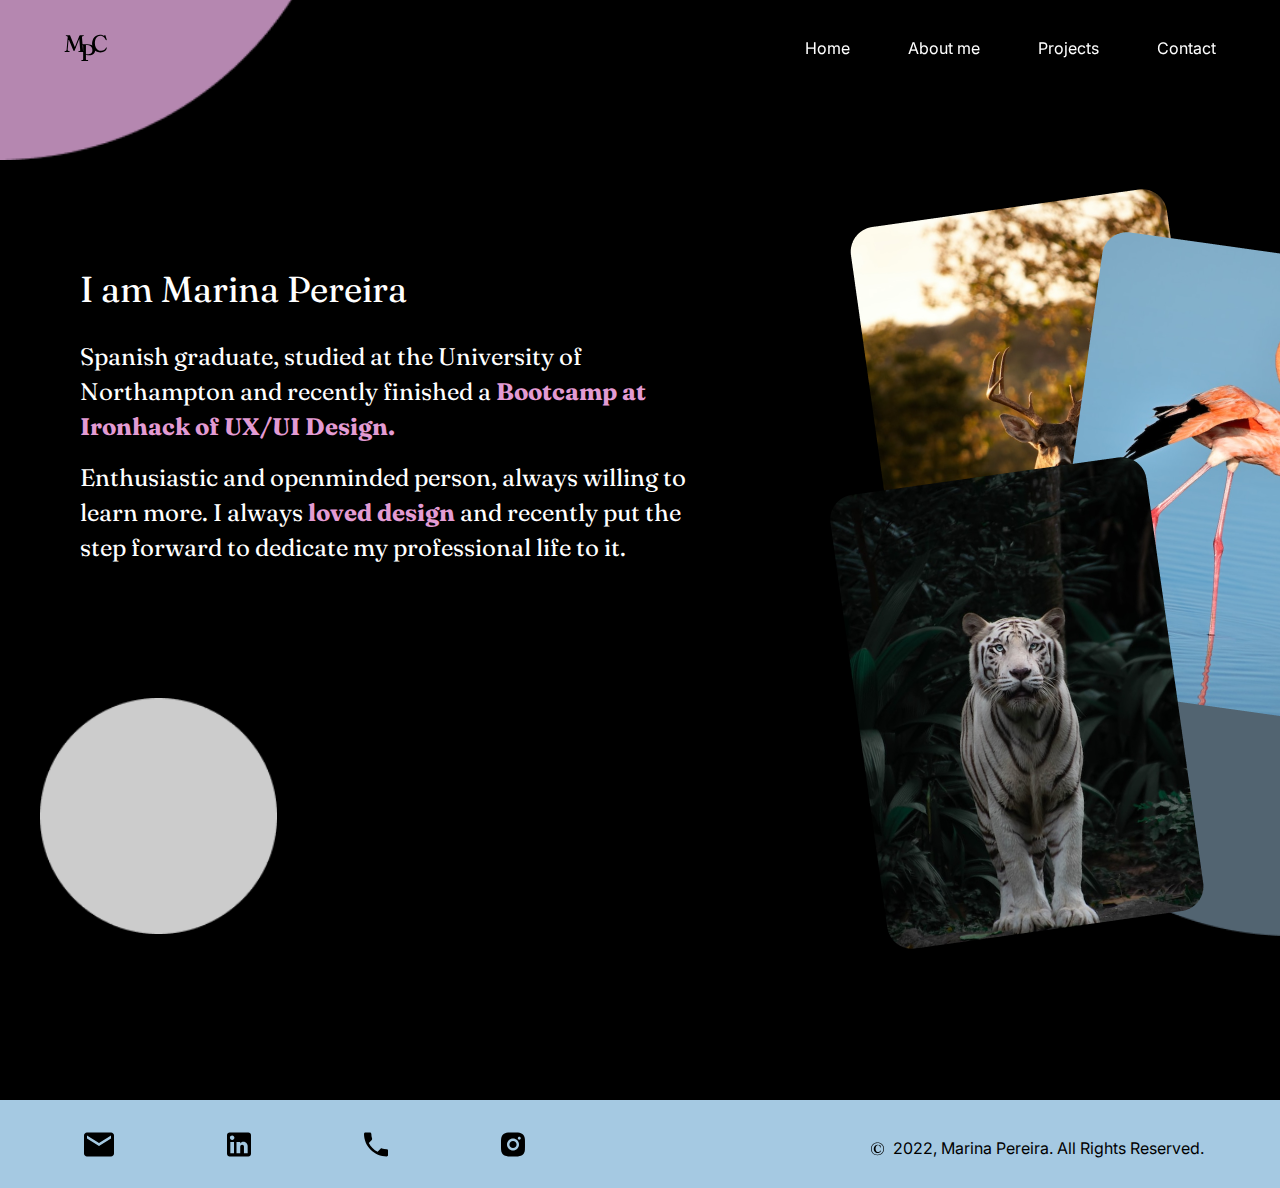
<file: aboutme.html>
<!DOCTYPE html>
<html lang="en">

<head>
    <meta charset="UTF-8">
    <meta http-equiv="X-UA-Compatible" content="IE=edge">
    <meta name="viewport" content="width=device-width, initial-scale=1.0">
    <title>Porfolio</title>
    <link rel="stylesheet" href="Styles/reset.css">
    <link rel="stylesheet" href="Styles/aboutmestyle.css">
    <link rel="preconnect" href="https://fonts.googleapis.com">
    <link rel="preconnect" href="https://fonts.gstatic.com" crossorigin>
    <link
        href="https://fonts.googleapis.com/css2?family=Fraunces:ital,opsz,wght@0,9..144,400;0,9..144,600;1,9..144,400;1,9..144,600&family=Inter:wght@400;600&display=swap"
        rel="stylesheet">
    <link rel="preconnect" href="https://fonts.googleapis.com">
    <link rel="preconnect" href="https://fonts.gstatic.com" crossorigin>
    <link
        href="https://fonts.googleapis.com/css2?family=Fraunces:ital,opsz,wght@0,9..144,400;0,9..144,600;1,9..144,400;1,9..144,600&family=Inter:wght@400;600&display=swap"
        rel="stylesheet">
</head>

<body>
    <header>
        <div id="navbar">
            <a href="index.html"><img src="img/logo.svg" alt="logo"></a>
            <nav>
                <a href="index.html">Home</a>
                <a href="aboutme.html">About me</a>
                <a href="projects.html">Projects</a>
                <a href="contact.html">Contact</a>
            </nav>
        </div>

    </header>
    <main>
        <section id="abovethefold">
            <img id="rosa" src="img/elipse rosa.png" alt="">
            <img id="azul" src="img/Ellipse azul.png" alt="">
            <img id="white" src="img/Ellipse 2.png" alt="">
        </section>
        <section id="textoizquierda">
            <h2>I am Marina Pereira</h2>
            <p>
                Spanish graduate, studied at the University of Northampton and recently finished a <span class="bolded">Bootcamp at Ironhack of UX/UI Design.</span>
            </p>
            <p>
                Enthusiastic and openminded person, always willing to learn more. I always <span class="bolded">loved design</span> and recently put the step forward to dedicate my professional life to it.
            </p>
        </section>
        <section class="imagenes derecha">
            <img id="fotofondo" src="img/foto fondo.png" alt="">
            <img id="fotomedio" src="img/foto medio.png" alt="">
            <img id="fototop" src="img/foto top.png" alt="">
        </section>
    </main>
    <footer>
        <section class="enlacesfooter">
            <div id="RRSS">
                <a href="mailto:marinapereirach@gmail.com"><img src="img/mail.svg" alt="MPC logo"></a>
                <a href="https://www.linkedin.com/in/marina-pereira-chamorro-02886b1b7/" target="_blank"><img
                        src="img/linkedin.svg" alt="MPC logo"></a>
                <a href="tel:+34 640 780 516"><img src="img/phone.svg" alt="MPC logo"></a>
                <a href="https://www.instagram.com/marinaap__/" target="_blank"><img src="img/insta.svg"
                        alt="MPC logo"></a>
                <!-- <a id="medium" href="https://medium.com/@marinapereirach" alt="MPC logo"><img src="img/Medium-logo-2020.png" ></a> -->
            </div>
            <div id="rights">
                <img src="img/©.svg" alt="MPC logo">
                <h4>2022, Marina Pereira. All Rights Reserved. </h4>
            </div>

        </section>
    </footer>

</body>
</file>
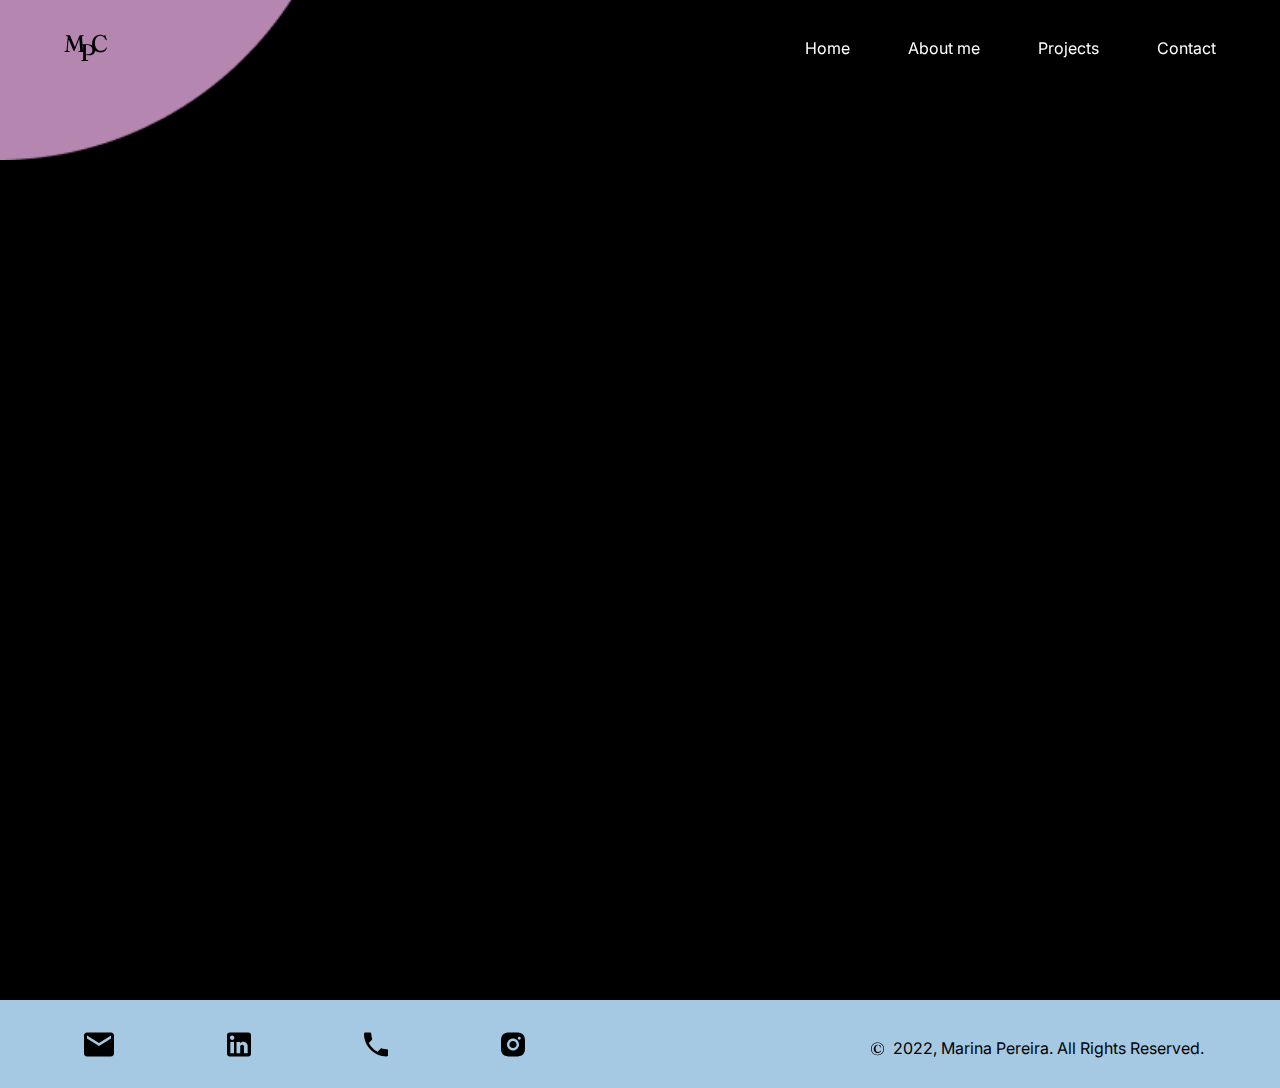
<file: contact.html>
<!DOCTYPE html>
<html lang="en">

<head>
    <meta charset="UTF-8">
    <meta http-equiv="X-UA-Compatible" content="IE=edge">
    <meta name="viewport" content="width=device-width, initial-scale=1.0">
    <title>Porfolio</title>
    <link rel="stylesheet" href="Styles/reset.css">
    <link rel="stylesheet" href="Styles/contactstyle.css">
    <link rel="preconnect" href="https://fonts.googleapis.com">
    <link rel="preconnect" href="https://fonts.gstatic.com" crossorigin>
    <link
        href="https://fonts.googleapis.com/css2?family=Fraunces:ital,opsz,wght@0,9..144,400;0,9..144,600;1,9..144,400;1,9..144,600&family=Inter:wght@400;600&display=swap"
        rel="stylesheet">
    <link rel="preconnect" href="https://fonts.googleapis.com">
    <link rel="preconnect" href="https://fonts.gstatic.com" crossorigin>
    <link
        href="https://fonts.googleapis.com/css2?family=Fraunces:ital,opsz,wght@0,9..144,400;0,9..144,600;1,9..144,400;1,9..144,600&family=Inter:wght@400;600&display=swap"
        rel="stylesheet">
</head>

<body>
    <header>
        <div id="navbar">
            <a href="index.html"><img src="img/logo.svg" alt="logo"></a>
            <nav>
                <a href="index.html">Home</a>
                <a href="aboutme.html">About me</a>
                <a href="projects.html">Projects</a>
                <a href="contact.html">Contact</a>
            </nav>
        </div>
        <section id="abovethefold" alt="">

        </section>
    </header>
    <main>
        
        <section id="abovethefold">
            <img id="rosa" src="img/elipse rosa.png" alt="">
        </section>

    </main>
    <footer>
        <section class="enlacesfooter">
            <div id="RRSS">
                <a href="mailto:marinapereirach@gmail.com"><img src="img/mail.svg" alt="MPC logo"></a>
                <a href="https://www.linkedin.com/in/marina-pereira-chamorro-02886b1b7/" target="_blank"><img
                        src="img/linkedin.svg" alt="MPC logo"></a>
                <a href="tel:+34 640 780 516"><img src="img/phone.svg" alt="MPC logo"></a>
                <a href="https://www.instagram.com/marinaap__/" target="_blank"><img src="img/insta.svg"
                        alt="MPC logo"></a>
                <!-- <a id="medium" href="https://medium.com/@marinapereirach" alt="MPC logo"><img src="img/Medium-logo-2020.png" ></a> -->
            </div>
            <div id="rights">
                <img src="img/©.svg" alt="MPC logo">
                <h4>2022, Marina Pereira. All Rights Reserved. </h4>
            </div>

        </section>
    </footer>
</body>


</body>
</file>
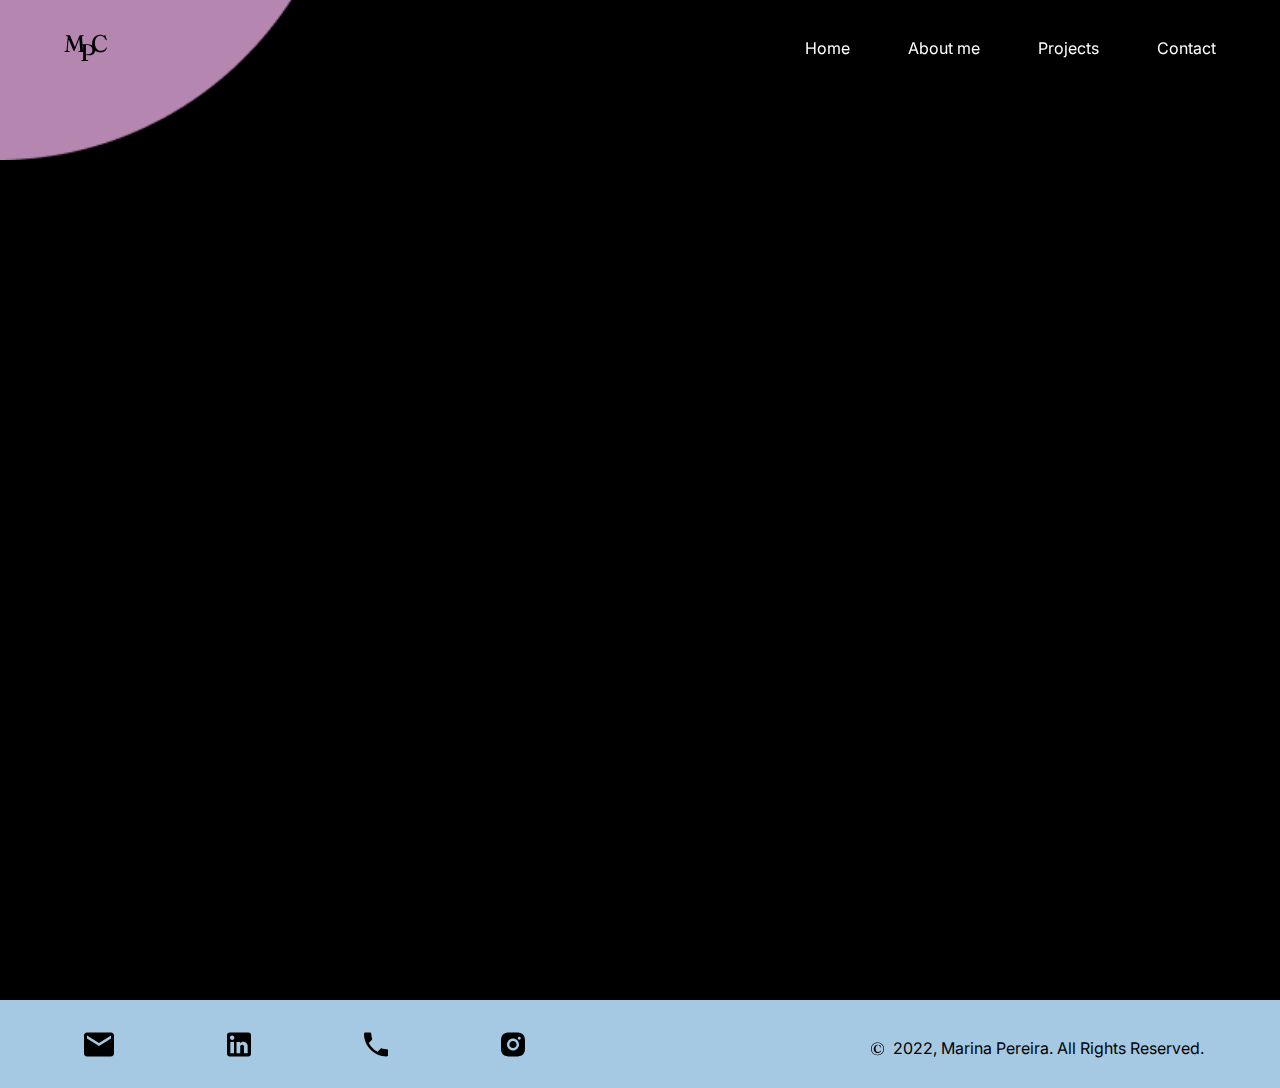
<file: projects.html>
<!DOCTYPE html>
<html lang="en">

<head>
    <meta charset="UTF-8">
    <meta http-equiv="X-UA-Compatible" content="IE=edge">
    <meta name="viewport" content="width=device-width, initial-scale=1.0">
    <title>Porfolio</title>
    <link rel="stylesheet" href="Styles/reset.css">
    <link rel="stylesheet" href="Styles/projectsstyle.css">
    <link rel="preconnect" href="https://fonts.googleapis.com">
    <link rel="preconnect" href="https://fonts.gstatic.com" crossorigin>
    <link
        href="https://fonts.googleapis.com/css2?family=Fraunces:ital,opsz,wght@0,9..144,400;0,9..144,600;1,9..144,400;1,9..144,600&family=Inter:wght@400;600&display=swap"
        rel="stylesheet">
    <link rel="preconnect" href="https://fonts.googleapis.com">
    <link rel="preconnect" href="https://fonts.gstatic.com" crossorigin>
    <link
        href="https://fonts.googleapis.com/css2?family=Fraunces:ital,opsz,wght@0,9..144,400;0,9..144,600;1,9..144,400;1,9..144,600&family=Inter:wght@400;600&display=swap"
        rel="stylesheet">
</head>

<body>
    <header>
        <div id="navbar">
            <a href="index.html"><img src="img/logo.svg" alt="logo"></a>
            <nav>
                <a href="index.html" >Home</a>
                <a href="aboutme.html" >About me</a>
                <a href="projects.html" >Projects</a>
                <a href="contact.html" >Contact</a>
            </nav>
        </div>
        <section id="abovethefold"> </section>
    </header>
    <main>

        <section id="abovethefold">
            <img id="rosa" src="img/elipse rosa.png" alt="">
        </section>
    </main>

   
    <footer>
        <section class="enlacesfooter">
            <div id="RRSS">
                <a href="mailto:marinapereirach@gmail.com"><img src="img/mail.svg" alt="MPC logo"></a>
                <a href="https://www.linkedin.com/in/marina-pereira-chamorro-02886b1b7/" target="_blank"><img
                        src="img/linkedin.svg" alt="MPC logo"></a>
                <a href="tel:+34 640 780 516"><img src="img/phone.svg" alt="MPC logo"></a>
                <a href="https://www.instagram.com/marinaap__/" target="_blank"><img src="img/insta.svg"
                        alt="MPC logo"></a>
                <!-- <a id="medium" href="https://medium.com/@marinapereirach" alt="MPC logo"><img src="img/Medium-logo-2020.png" ></a> -->
            </div>
            <div id="rights">
                <img src="img/©.svg" alt="MPC logo">
                <h4>2022, Marina Pereira. All Rights Reserved. </h4>
            </div>

        </section>
    </footer>
</body>
</body>
</file>
<file: Styles/aboutmestyle.css>
body {
    background-color: black;
    font-family: 'Fraunces', serif;
    font-family: 'Inter', sans-serif;
    font-family: 'Fraunces', serif;
    font-family: 'Inter', sans-serif;
}

header {
    font-family: 'Inter';
    font-size: 16px;
    display: flex;
    justify-content: center;
    max-height: 96px;

}

#navbar {
    width: 90%;
    max-width: 1290px;
    position: fixed;
    display: flex;
    justify-content: space-between;
    margin: 0 auto;
    align-items: center;
    z-index: 1;

}

#navbar a {
    color: white;
    text-decoration: none;
}

nav {
    display: flex;
    color: white;
    text-decoration: none;
    gap: 58px;
    max-width: 583px;
    padding: 40px 0 40px 0;

}

main {
    color: white;
    font-family: 'Fraunces';
    height: 1100px;
}

#abovethefold {
    width: 100%;
    height: 96px;
    /* max-height: 768px; */
}

#rosa {
    position: absolute;
    width: 358px;
    height: 220px;
    left: -10px;
    top: -60px;
    z-index: 0;
}

#azul {
    position: absolute;
    width: 658px;
    height: 658px;
    left: 964px;
    top: 278px;
    justify-content: right;
    z-index: 0;
}

#white {
    position: absolute;
    width: 237px;
    height: 236px;
    left: 40px;
    top: 698px;
    z-index: 0;
}

h2 {
    font-size: 36px;
    /* justify-content: center; */
    margin-top: 175px;
    margin-left: 80px;
    margin-bottom: 32px;
}

p {
    font-weight: 400;
    font-size: 24px;
    line-height: 35px;
    width: 650px;
    margin-top: 16px;
    margin-left: 80px;
}

.bolded {
    font-weight: bold;
    color: #E39BD3;
}

.imagenesderecha {
    width: 575.64px;
    height: 710.87px;
}

#fotofondo {
    position: absolute;
    left: 850px;
    top: 189.47px;
}

#fotomedio {
    position: absolute;
    left: 1045px;
    top: 232px;
}

#fototop {
    position: absolute;
    left: 830px;
    top: 457.4px;
}



footer {
    display: flex;
    flex-direction: column;
    justify-content: center;
    padding: 4px;
    gap: 8px;
    width: 100%;
    height: 80px;
    background-color: #A5C9E2;
    /* align-content: center; */
}

.enlacesfooter {
    display: flex;
    color: #FFFFFF;
    justify-content: space-between;
    /* max-width: 1290px; */
    align-content: center;
    margin-left: 80px;
    margin-right: 80px;
}

#RRSS {
    display: flex;
    align-items: flex-start;
    gap: 113px;
    width: 24px;
    height: 24px ;
}

#rights {
    display: flex;
    align-items: flex-end;
    flex-direction: row;
    gap: 8px;
    color: black;
    font-family: 'Inter', sans-serif;
}
</file>
<file: Styles/contactstyle.css>
body {
    background-color: black;
    font-family: 'Fraunces', serif;
    font-family: 'Inter', sans-serif;
    font-family: 'Fraunces', serif;
    font-family: 'Inter', sans-serif;
}

header {
    font-family: 'Inter';
    font-size: 16px;
    display: flex;
    justify-content: center;
    max-height: 96px;

}

#navbar {
    width: 90%;
    max-width: 1290px;
    position: fixed;
    display: flex;
    justify-content: space-between;
    margin: 0 auto;
    align-items: center;
    z-index: 1;

}

#navbar a {
    color: white;
    text-decoration: none;
}

nav {
    display: flex;
    color: white;
    text-decoration: none;
    gap: 58px;
    max-width: 583px;
    padding: 40px 0 40px 0;

}

main {
    color: white;
    font-family: 'Fraunces';
    height: 1000px;
}

#rosa {
    position: absolute;
    width: 358px;
    height: 220px;
    left: -10px;
    top: -60px;
    z-index: 0;
}


footer {
    display: flex;
    flex-direction: column;
    justify-content: center;
    padding: 4px;
    gap: 8px;
    width: 100%;
    height: 80px;
    background-color: #A5C9E2;
    /* align-content: center; */
}

.enlacesfooter {
    display: flex;
    color: #FFFFFF;
    justify-content: space-between;
    /* max-width: 1290px; */
    align-content: center;
    margin-left: 80px;
    margin-right: 80px;
}

#RRSS {
    display: flex;
    align-items: flex-start;
    gap: 113px;
    width: 24px;
    height: 24px ;
}

#rights {
    display: flex;
    align-items: flex-end;
    flex-direction: row;
    gap: 8px;
    color: black;
    font-family: 'Inter', sans-serif;
}
</file>
<file: Styles/projectsstyle.css>
body {
    background-color: black;
    font-family: 'Fraunces', serif;
    font-family: 'Inter', sans-serif;
    font-family: 'Fraunces', serif;
    font-family: 'Inter', sans-serif;
}

header {
    font-family: 'Inter';
    font-size: 16px;
    display: flex;
    justify-content: center;
    max-height: 96px;

}

#navbar {
    width: 90%;
    max-width: 1290px;
    position: fixed;
    display: flex;
    justify-content: space-between;
    margin: 0 auto;
    align-items: center;
    z-index: 1;

}

#navbar a {
    color: white;
    text-decoration: none;
}

nav {
    display: flex;
    color: white;
    text-decoration: none;
    gap: 58px;
    max-width: 583px;
    padding: 40px 0 40px 0;

}

main {
    color: white;
    font-family: 'Fraunces';
    height: 1000px;
}

#rosa {
    position: absolute;
    width: 358px;
    height: 220px;
    left: -10px;
    top: -60px;
    z-index: 0;
}


footer {
    display: flex;
    flex-direction: column;
    justify-content: center;
    padding: 4px;
    gap: 8px;
    width: 100%;
    height: 80px;
    background-color: #A5C9E2;
    /* align-content: center; */
}

.enlacesfooter {
    display: flex;
    color: #FFFFFF;
    justify-content: space-between;
    /* max-width: 1290px; */
    align-content: center;
    margin-left: 80px;
    margin-right: 80px;
}

#RRSS {
    display: flex;
    align-items: flex-start;
    gap: 113px;
    width: 24px;
    height: 24px ;
}

#rights {
    display: flex;
    align-items: flex-end;
    flex-direction: row;
    gap: 8px;
    color: black;
    font-family: 'Inter', sans-serif;
}
</file>
